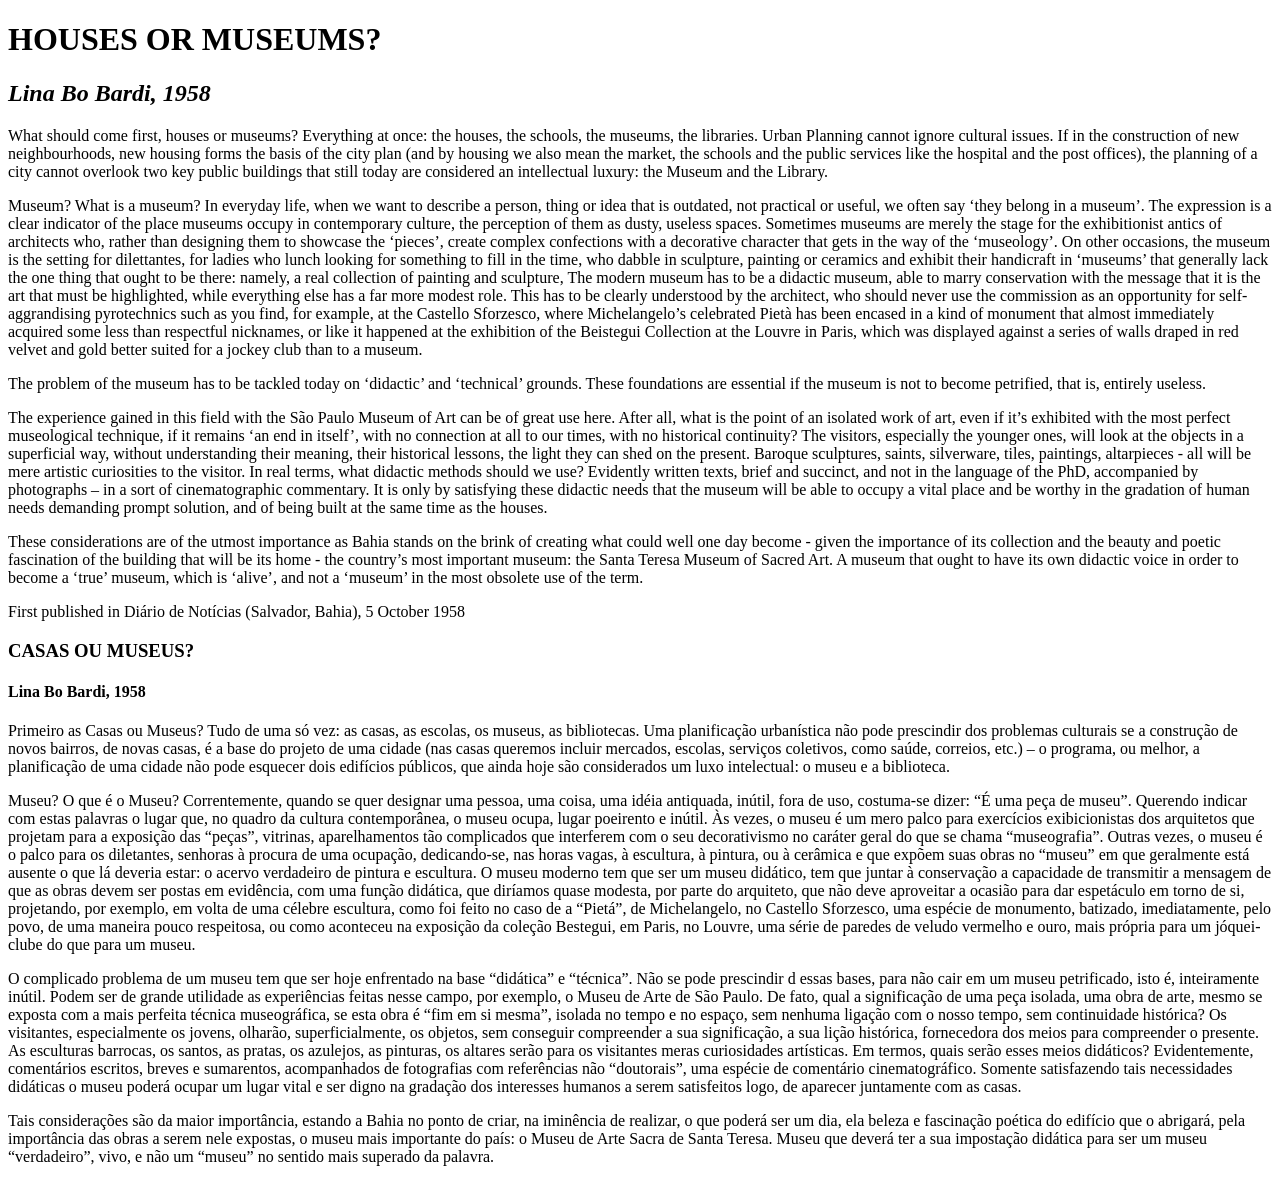
<file: Assignments/Assignment_01/index.html>
<!DOCTYPE html>
<html lang="en">
<head>
 <h1>HOUSES OR MUSEUMS?</h1>
 <h2><EM>Lina Bo Bardi, 1958</EM></h2>
</head>
<body>
    <P>What should come first, houses or museums? Everything at once: the houses, the schools, the
museums, the libraries. Urban Planning cannot ignore cultural issues. If in the construction of new
neighbourhoods, new housing forms the basis of the city plan (and by housing we also mean the market,
the schools and the public services like the hospital and the post offices), the planning of a city cannot
overlook two key public buildings that still today are considered an intellectual luxury: the Museum and
the Library.</P>
<P>Museum? What is a museum? In everyday life, when we want to describe a person, thing or idea that is
outdated, not practical or useful, we often say ‘they belong in a museum’. The expression is a clear
indicator of the place museums occupy in contemporary culture, the perception of them as dusty, useless
spaces. Sometimes museums are merely the stage for the exhibitionist antics of architects who, rather
than designing them to showcase the ‘pieces’, create complex confections with a decorative character
that gets in the way of the ‘museology’. On other occasions, the museum is the setting for dilettantes, for
ladies who lunch looking for something to fill in the time, who dabble in sculpture, painting or ceramics
and exhibit their handicraft in ‘museums’ that generally lack the one thing that ought to be there: namely,
a real collection of painting and sculpture, The modern museum has to be a didactic museum, able to
marry conservation with the message that it is the art that must be highlighted, while everything else has
a far more modest role. This has to be clearly understood by the architect, who should never use the
commission as an opportunity for self-aggrandising pyrotechnics such as you find, for example, at the
Castello Sforzesco, where Michelangelo’s celebrated Pietà has been encased in a kind of monument that
almost immediately acquired some less than respectful nicknames, or like it happened at the exhibition of
the Beistegui Collection at the Louvre in Paris, which was displayed against a series of walls draped in
red velvet and gold better suited for a jockey club than to a museum.</P>
<P>The problem of the museum has to be tackled today on ‘didactic’ and ‘technical’ grounds. These
foundations are essential if the museum is not to become petrified, that is, entirely useless.</P>
<P>The experience gained in this field with the São Paulo Museum of Art can be of great use here. After all,
what is the point of an isolated work of art, even if it’s exhibited with the most perfect museological
technique, if it remains ‘an end in itself’, with no connection at all to our times, with no historical
continuity? The visitors, especially the younger ones, will look at the objects in a superficial way, without
understanding their meaning, their historical lessons, the light they can shed on the present. Baroque
sculptures, saints, silverware, tiles, paintings, altarpieces - all will be mere artistic curiosities to the visitor.
In real terms, what didactic methods should we use? Evidently written texts, brief and succinct, and not in
the language of the PhD, accompanied by photographs – in a sort of cinematographic commentary. It is
only by satisfying these didactic needs that the museum will be able to occupy a vital place and be
worthy in the gradation of human needs demanding prompt solution, and of being built at the same time
as the houses.</P>
<p>These considerations are of the utmost importance as Bahia stands on the brink of creating what could
well one day become - given the importance of its collection and the beauty and poetic fascination of the
building that will be its home - the country’s most important museum: the Santa Teresa Museum of
Sacred Art. A museum that ought to have its own didactic voice in order to become a ‘true’ museum,
which is ‘alive’, and not a ‘museum’ in the most obsolete use of the term.</p>
<P>First published in Diário de Notícias (Salvador, Bahia), 5 October 1958</P>

</body>
<head>
    <h3><strong>CASAS OU MUSEUS?</strong> </H3>
<H4>Lina Bo Bardi, 1958</H4></head>
<BODY>
    <P>Primeiro as Casas ou Museus? Tudo de uma só vez: as casas, as escolas, os museus, as bibliotecas.
Uma planificação urbanística não pode prescindir dos problemas culturais se a construção de novos
bairros, de novas casas, é a base do projeto de uma cidade (nas casas queremos incluir mercados,
escolas, serviços coletivos, como saúde, correios, etc.) – o programa, ou melhor, a planificação de uma
cidade não pode esquecer dois edifícios públicos, que ainda hoje são considerados um luxo intelectual:
o museu e a biblioteca.</P>
<P>Museu? O que é o Museu? Correntemente, quando se quer designar uma pessoa, uma coisa, uma idéia
antiquada, inútil, fora de uso, costuma-se dizer: “É uma peça de museu”. Querendo indicar com estas
palavras o lugar que, no quadro da cultura contemporânea, o museu ocupa, lugar poeirento e inútil. Às
vezes, o museu é um mero palco para exercícios exibicionistas dos arquitetos que projetam para a
exposição das “peças”, vitrinas, aparelhamentos tão complicados que interferem com o seu
decorativismo no caráter geral do que se chama “museografia”. Outras vezes, o museu é o palco para
os diletantes, senhoras à procura de uma ocupação, dedicando-se, nas horas vagas, à escultura, à
pintura, ou à cerâmica e que expõem suas obras no “museu” em que geralmente está ausente o que lá
deveria estar: o acervo verdadeiro de pintura e escultura. O museu moderno tem que ser um museu
didático, tem que juntar à conservação a capacidade de transmitir a mensagem de que as obras devem
ser postas em evidência, com uma função didática, que diríamos quase modesta, por parte do arquiteto,
que não deve aproveitar a ocasião para dar espetáculo em torno de si, projetando, por exemplo, em
volta de uma célebre escultura, como foi feito no caso de a “Pietá”, de Michelangelo, no Castello
Sforzesco, uma espécie de monumento, batizado, imediatamente, pelo povo, de uma maneira pouco
respeitosa, ou como aconteceu na exposição da coleção Bestegui, em Paris, no Louvre, uma série de
paredes de veludo vermelho e ouro, mais própria para um jóquei-clube do que para um museu.</P>
<P>O complicado problema de um museu tem que ser hoje enfrentado na base “didática” e “técnica”. Não
se pode prescindir d
essas bases, para não cair em um museu petrificado, isto é, inteiramente inútil.
Podem ser de grande utilidade as experiências feitas nesse campo, por exemplo, o Museu de Arte de
São Paulo. De fato, qual a significação de uma peça isolada, uma obra de arte, mesmo se exposta com
a mais perfeita técnica museográfica, se esta obra é “fim em si mesma”, isolada no tempo e no espaço,
sem nenhuma ligação com o nosso tempo, sem continuidade histórica? Os visitantes, especialmente os
jovens, olharão, superficialmente, os objetos, sem conseguir compreender a sua significação, a sua lição
histórica, fornecedora dos meios para compreender o presente. As esculturas barrocas, os santos, as
pratas, os azulejos, as pinturas, os altares serão para os visitantes meras curiosidades artísticas. Em
termos, quais serão esses meios didáticos? Evidentemente, comentários escritos, breves e sumarentos,
acompanhados de fotografias com referências não “doutorais”, uma espécie de comentário
cinematográfico. Somente satisfazendo tais necessidades didáticas o museu poderá ocupar um lugar
vital e ser digno na gradação dos interesses humanos a serem satisfeitos logo, de aparecer juntamente
com as casas.</P>
<P>Tais considerações são da maior importância, estando a Bahia no ponto de criar, na iminência de
realizar, o que poderá ser um dia, ela beleza e fascinação poética do edifício que o abrigará, pela
importância das obras a serem nele expostas, o museu mais importante do país: o Museu de Arte Sacra
de Santa Teresa. Museu que deverá ter a sua impostação didática para ser um museu “verdadeiro”,
vivo, e não um “museu” no sentido mais superado da palavra.</P>
</BODY>
</html>
</file>
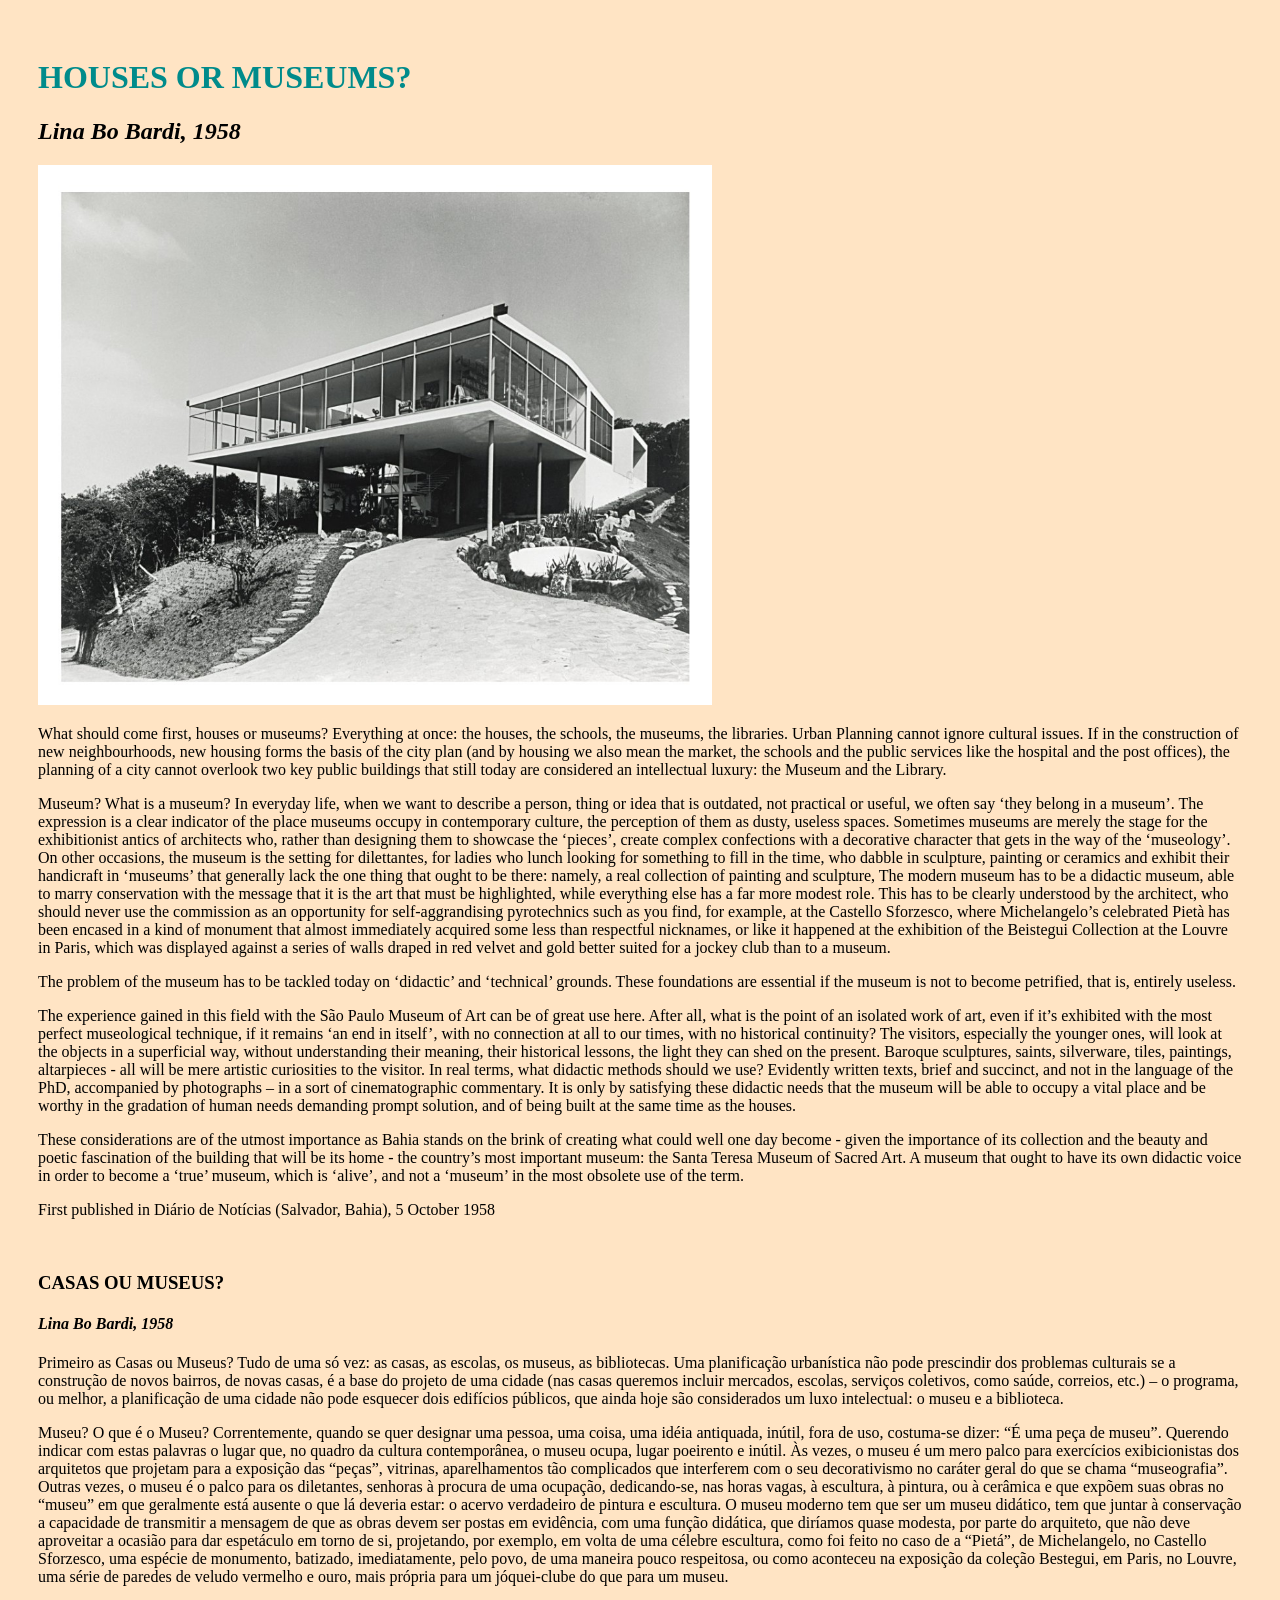
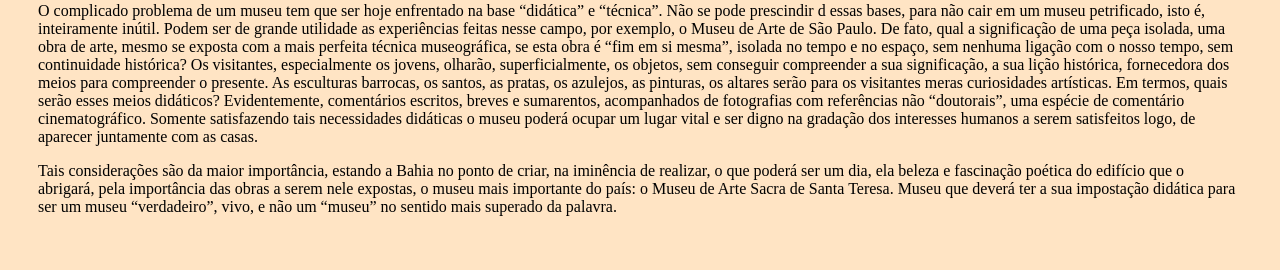
<file: Assignments/Assignment_02/index.html>
<!DOCTYPE html>
<html lang="en">
<head>
 <h1 style="color: darkcyan; font-family: Cambria, Cochin, Georgia, Times, 'Times New Roman', serif;">HOUSES OR MUSEUMS?</h1>
 <h2><EM>Lina Bo Bardi, 1958</EM></h2>
</head>
<body style="padding: 30px; background-color: bisque; " >
    <img src="museum.jpg" style="height: 500px; width: inherit ;border: 20px solid white;" >
    <P>What should come first, houses or museums? Everything at once: the houses, the schools, the
museums, the libraries. Urban Planning cannot ignore cultural issues. If in the construction of new
neighbourhoods, new housing forms the basis of the city plan (and by housing we also mean the market,
the schools and the public services like the hospital and the post offices), the planning of a city cannot
overlook two key public buildings that still today are considered an intellectual luxury: the Museum and
the Library.</P>
<P>Museum? What is a museum? In everyday life, when we want to describe a person, thing or idea that is
outdated, not practical or useful, we often say ‘they belong in a museum’. The expression is a clear
indicator of the place museums occupy in contemporary culture, the perception of them as dusty, useless
spaces. Sometimes museums are merely the stage for the exhibitionist antics of architects who, rather
than designing them to showcase the ‘pieces’, create complex confections with a decorative character
that gets in the way of the ‘museology’. On other occasions, the museum is the setting for dilettantes, for
ladies who lunch looking for something to fill in the time, who dabble in sculpture, painting or ceramics
and exhibit their handicraft in ‘museums’ that generally lack the one thing that ought to be there: namely,
a real collection of painting and sculpture, The modern museum has to be a didactic museum, able to
marry conservation with the message that it is the art that must be highlighted, while everything else has
a far more modest role. This has to be clearly understood by the architect, who should never use the
commission as an opportunity for self-aggrandising pyrotechnics such as you find, for example, at the
Castello Sforzesco, where Michelangelo’s celebrated Pietà has been encased in a kind of monument that
almost immediately acquired some less than respectful nicknames, or like it happened at the exhibition of
the Beistegui Collection at the Louvre in Paris, which was displayed against a series of walls draped in
red velvet and gold better suited for a jockey club than to a museum.</P>
<P>The problem of the museum has to be tackled today on ‘didactic’ and ‘technical’ grounds. These
foundations are essential if the museum is not to become petrified, that is, entirely useless.</P>
<P>The experience gained in this field with the São Paulo Museum of Art can be of great use here. After all,
what is the point of an isolated work of art, even if it’s exhibited with the most perfect museological
technique, if it remains ‘an end in itself’, with no connection at all to our times, with no historical
continuity? The visitors, especially the younger ones, will look at the objects in a superficial way, without
understanding their meaning, their historical lessons, the light they can shed on the present. Baroque
sculptures, saints, silverware, tiles, paintings, altarpieces - all will be mere artistic curiosities to the visitor.
In real terms, what didactic methods should we use? Evidently written texts, brief and succinct, and not in
the language of the PhD, accompanied by photographs – in a sort of cinematographic commentary. It is
only by satisfying these didactic needs that the museum will be able to occupy a vital place and be
worthy in the gradation of human needs demanding prompt solution, and of being built at the same time
as the houses.</P>
<p>These considerations are of the utmost importance as Bahia stands on the brink of creating what could
well one day become - given the importance of its collection and the beauty and poetic fascination of the
building that will be its home - the country’s most important museum: the Santa Teresa Museum of
Sacred Art. A museum that ought to have its own didactic voice in order to become a ‘true’ museum,
which is ‘alive’, and not a ‘museum’ in the most obsolete use of the term.</p>
<P>First published in Diário de Notícias (Salvador, Bahia), 5 October 1958</P>


    <br><h3><strong>CASAS OU MUSEUS?</strong> </H3>
<H4 style="font-style: italic;">Lina Bo Bardi, 1958</H4>

    <P>Primeiro as Casas ou Museus? Tudo de uma só vez: as casas, as escolas, os museus, as bibliotecas.
Uma planificação urbanística não pode prescindir dos problemas culturais se a construção de novos
bairros, de novas casas, é a base do projeto de uma cidade (nas casas queremos incluir mercados,
escolas, serviços coletivos, como saúde, correios, etc.) – o programa, ou melhor, a planificação de uma
cidade não pode esquecer dois edifícios públicos, que ainda hoje são considerados um luxo intelectual:
o museu e a biblioteca.</P>
<P>Museu? O que é o Museu? Correntemente, quando se quer designar uma pessoa, uma coisa, uma idéia
antiquada, inútil, fora de uso, costuma-se dizer: “É uma peça de museu”. Querendo indicar com estas
palavras o lugar que, no quadro da cultura contemporânea, o museu ocupa, lugar poeirento e inútil. Às
vezes, o museu é um mero palco para exercícios exibicionistas dos arquitetos que projetam para a
exposição das “peças”, vitrinas, aparelhamentos tão complicados que interferem com o seu
decorativismo no caráter geral do que se chama “museografia”. Outras vezes, o museu é o palco para
os diletantes, senhoras à procura de uma ocupação, dedicando-se, nas horas vagas, à escultura, à
pintura, ou à cerâmica e que expõem suas obras no “museu” em que geralmente está ausente o que lá
deveria estar: o acervo verdadeiro de pintura e escultura. O museu moderno tem que ser um museu
didático, tem que juntar à conservação a capacidade de transmitir a mensagem de que as obras devem
ser postas em evidência, com uma função didática, que diríamos quase modesta, por parte do arquiteto,
que não deve aproveitar a ocasião para dar espetáculo em torno de si, projetando, por exemplo, em
volta de uma célebre escultura, como foi feito no caso de a “Pietá”, de Michelangelo, no Castello
Sforzesco, uma espécie de monumento, batizado, imediatamente, pelo povo, de uma maneira pouco
respeitosa, ou como aconteceu na exposição da coleção Bestegui, em Paris, no Louvre, uma série de
paredes de veludo vermelho e ouro, mais própria para um jóquei-clube do que para um museu.</P>
<P>O complicado problema de um museu tem que ser hoje enfrentado na base “didática” e “técnica”. Não
se pode prescindir d
essas bases, para não cair em um museu petrificado, isto é, inteiramente inútil.
Podem ser de grande utilidade as experiências feitas nesse campo, por exemplo, o Museu de Arte de
São Paulo. De fato, qual a significação de uma peça isolada, uma obra de arte, mesmo se exposta com
a mais perfeita técnica museográfica, se esta obra é “fim em si mesma”, isolada no tempo e no espaço,
sem nenhuma ligação com o nosso tempo, sem continuidade histórica? Os visitantes, especialmente os
jovens, olharão, superficialmente, os objetos, sem conseguir compreender a sua significação, a sua lição
histórica, fornecedora dos meios para compreender o presente. As esculturas barrocas, os santos, as
pratas, os azulejos, as pinturas, os altares serão para os visitantes meras curiosidades artísticas. Em
termos, quais serão esses meios didáticos? Evidentemente, comentários escritos, breves e sumarentos,
acompanhados de fotografias com referências não “doutorais”, uma espécie de comentário
cinematográfico. Somente satisfazendo tais necessidades didáticas o museu poderá ocupar um lugar
vital e ser digno na gradação dos interesses humanos a serem satisfeitos logo, de aparecer juntamente
com as casas.</P>
<P>Tais considerações são da maior importância, estando a Bahia no ponto de criar, na iminência de
realizar, o que poderá ser um dia, ela beleza e fascinação poética do edifício que o abrigará, pela
importância das obras a serem nele expostas, o museu mais importante do país: o Museu de Arte Sacra
de Santa Teresa. Museu que deverá ter a sua impostação didática para ser um museu “verdadeiro”,
vivo, e não um “museu” no sentido mais superado da palavra.</P>
</BODY>
</html>
</file>
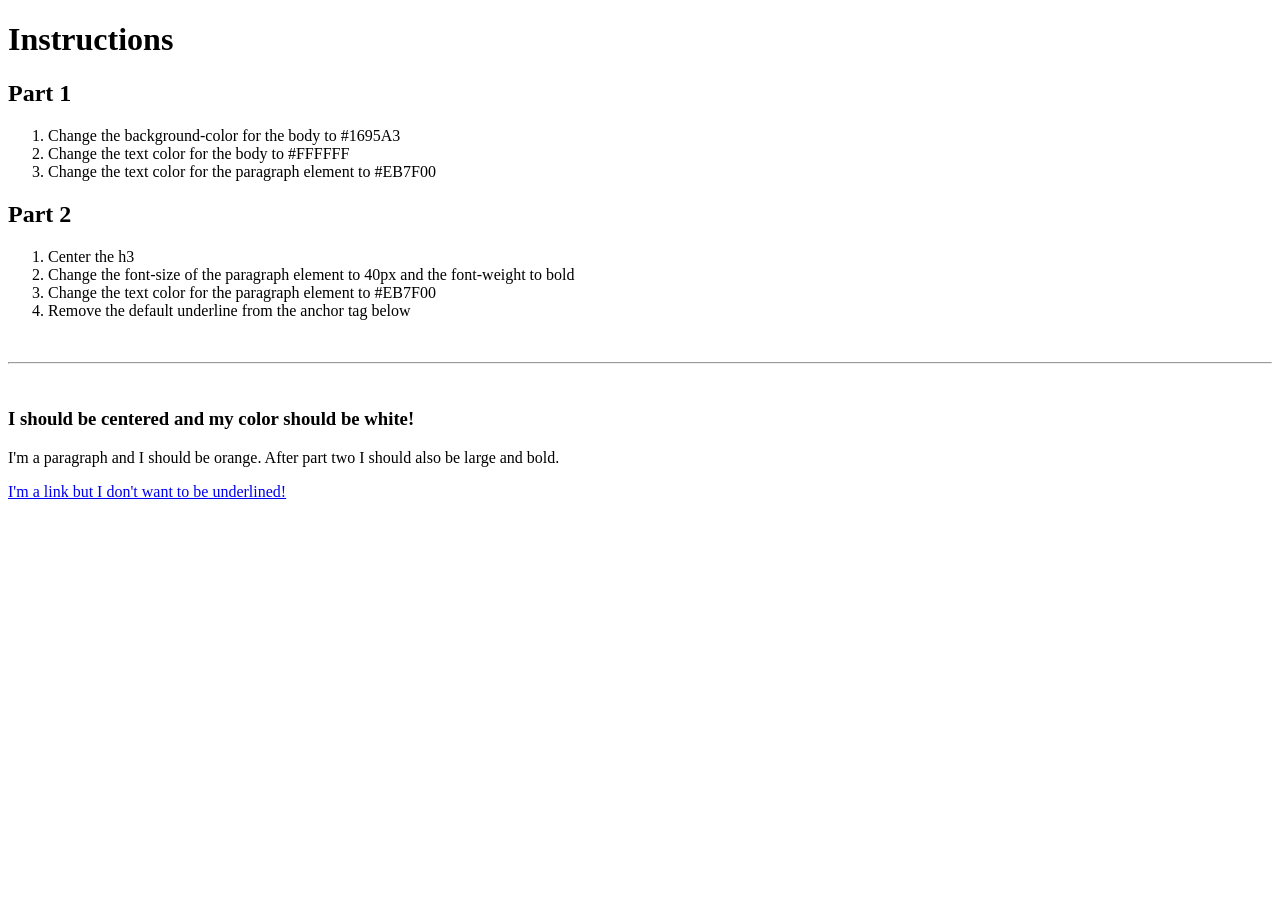
<file: Exercisces/WEEK 3/starter_code_week_03 (1)/starter_code_week_03/css_practice/index.html>
<!DOCTYPE html>
<html lang="en">
<head>
	<meta charset="UTF-8">
	<title>CSS Practice</title>
	<!-- Add link to stylesheet here -->
</head>
<body>
	<h1>Instructions</h1>

	<h2>Part 1</h2>
	<ol>
		<li>Change the background-color for the body to #1695A3</li>
		<li>Change the text color for the body to #FFFFFF</li>
		<li>Change the text color for the paragraph element to #EB7F00</li>
	</ol>

	<h2>Part 2</h2>
	<ol>
		<li>Center the h3</li>
		<li>Change the font-size of the paragraph element to 40px and the font-weight to bold</li>
		<li>Change the text color for the paragraph element to #EB7F00</li>
		<li>Remove the default underline from the anchor tag below</li>
	</ol>

	<br>
	<hr>
	<br>

	<h3>I should be centered and my color should be white!</h3>
	<p>I'm a paragraph and I should be orange. After part two I should also be large and bold.</p>
	<a href="http://www.google.com">I'm a link but I don't want to be underlined!</a>
</body>
</html>
</file>
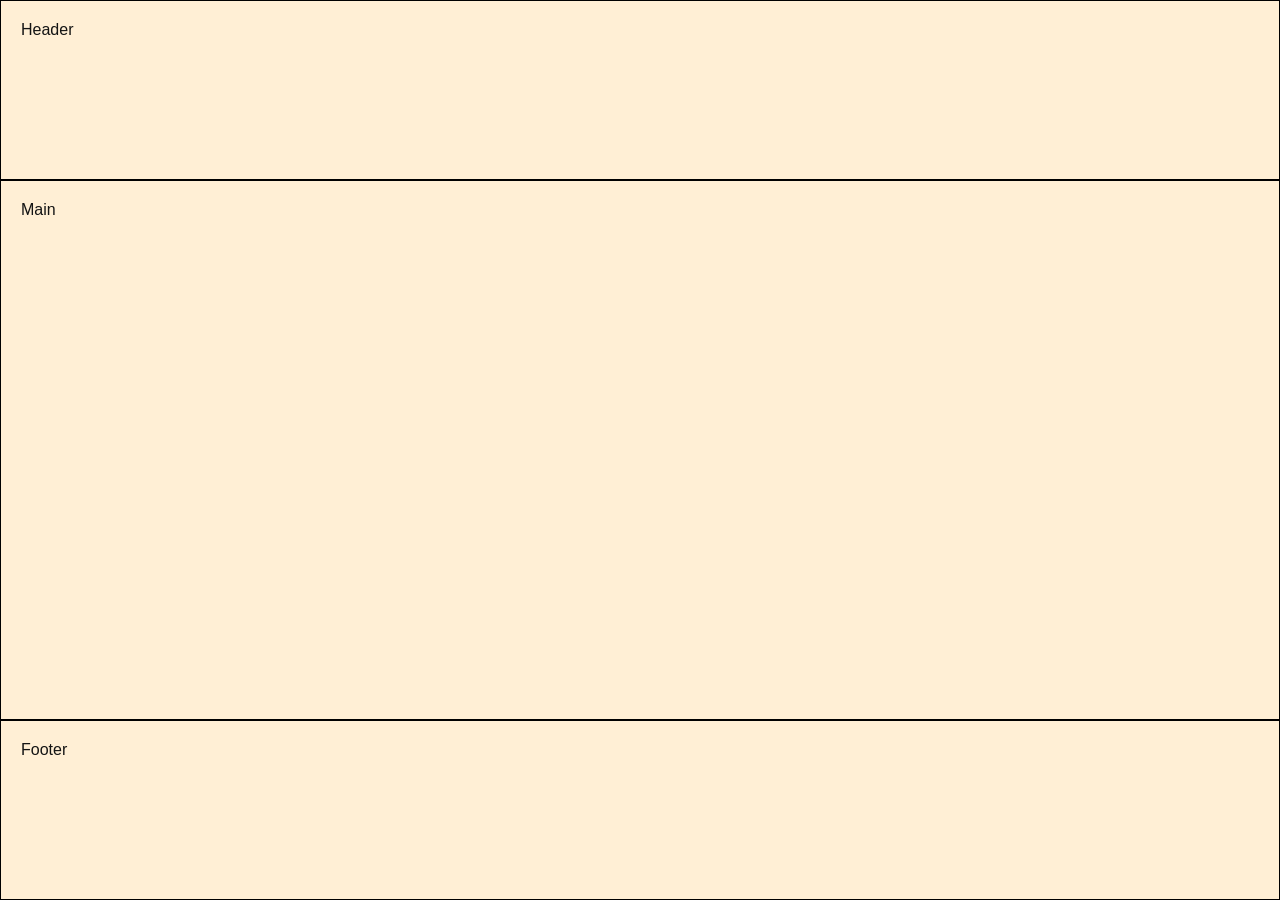
<file: Exercisces/WEEK 3/starter_code_week_03 (1)/starter_code_week_03/full_height_webpage/index.html>
<!DOCTYPE html>
<html lang="en">
<head>
    <meta charset="UTF-8">
    <title>Full Height Webpage</title>
    <link rel="stylesheet" href="style.css">
</head>
<body>
  <div class="container">
    <header>Header</header>
    <main>Main</main>
    <footer>Footer</footer>
  </div>    
</body>
</html>
</file>
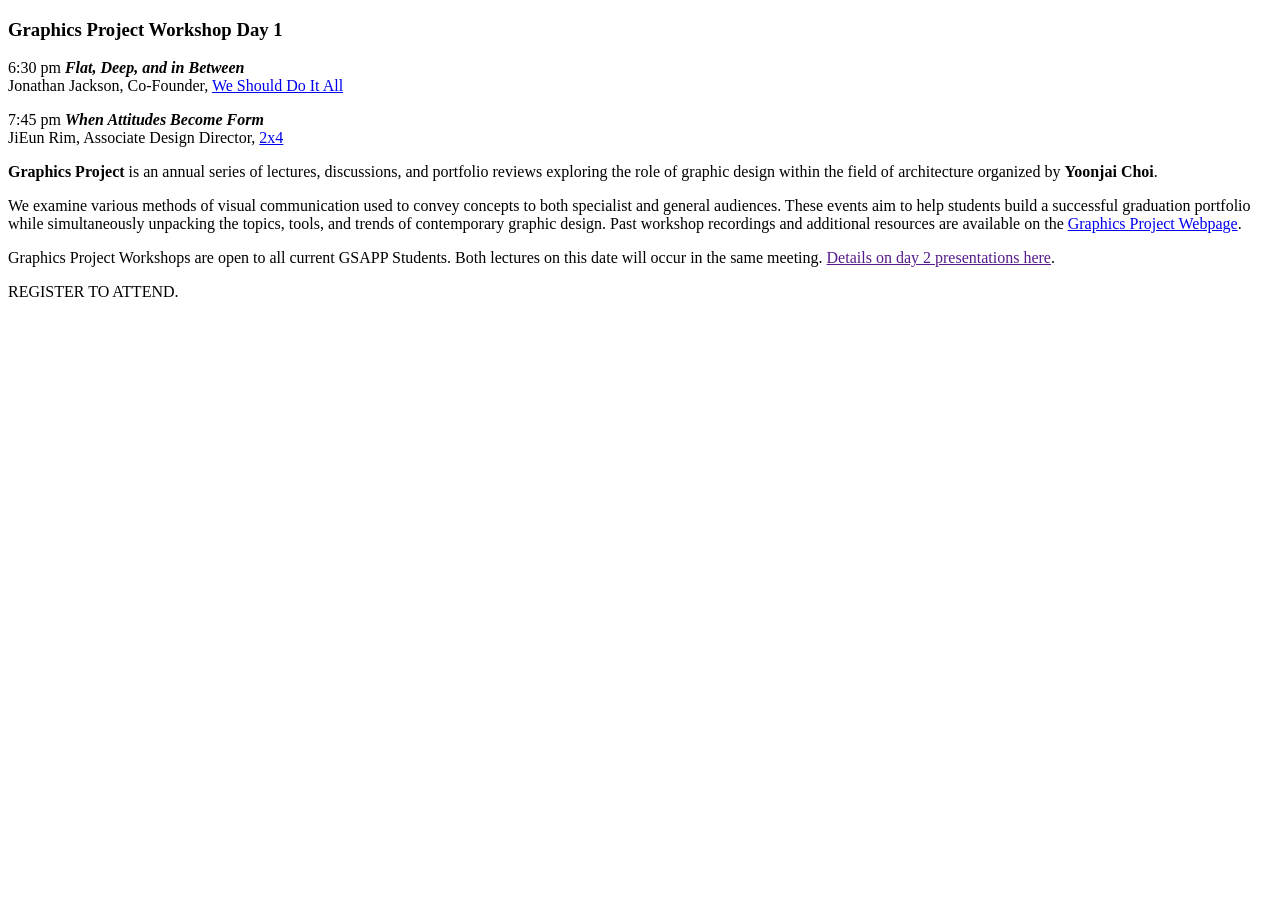
<file: Exercisces/WEEK 3/starter_code_week_03 (1)/starter_code_week_03/gsapp_event_with_styles/index.html>
<!DOCTYPE html>
<html lang="en">
<head>
    <meta charset="UTF-8">
    <meta name="viewport" content="width=device-width, initial-scale=1.0">
    <title>GSAPP Event</title>
</head>
<body>
    <h3>Graphics Project Workshop Day 1</h3>

    <p>6:30 pm <strong><em>Flat, Deep, and in Between</em></strong> <br>Jonathan Jackson, Co-Founder, <a href="https://wsdia.com/">We Should Do It All</a></p>

    <p>7:45 pm <strong><em>When Attitudes Become Form</em></strong> <br>JiEun Rim, Associate Design Director, <a href="https://2x4.org/">2x4</a></p>

    <p><strong>Graphics Project</strong> is an annual series of lectures, discussions, and portfolio reviews exploring the role of graphic design within the field of architecture organized by <strong>Yoonjai Choi</strong>.</p>
    
    <p>We examine various methods of visual communication used to convey concepts to both specialist and general audiences. These events aim to help students build a successful graduation portfolio while simultaneously unpacking the topics, tools, and trends of contemporary graphic design. Past workshop recordings and additional resources are available on the <a href="https://www.arch.columbia.edu/graphics-project">Graphics Project Webpage</a>.</p>

    <p>Graphics Project Workshops are open to all current GSAPP Students. Both lectures on this date will occur in the same meeting. <a href="">Details on day 2 presentations here</a>.</p>

    <p>REGISTER TO ATTEND.</p>
</body>
</html>
</file>
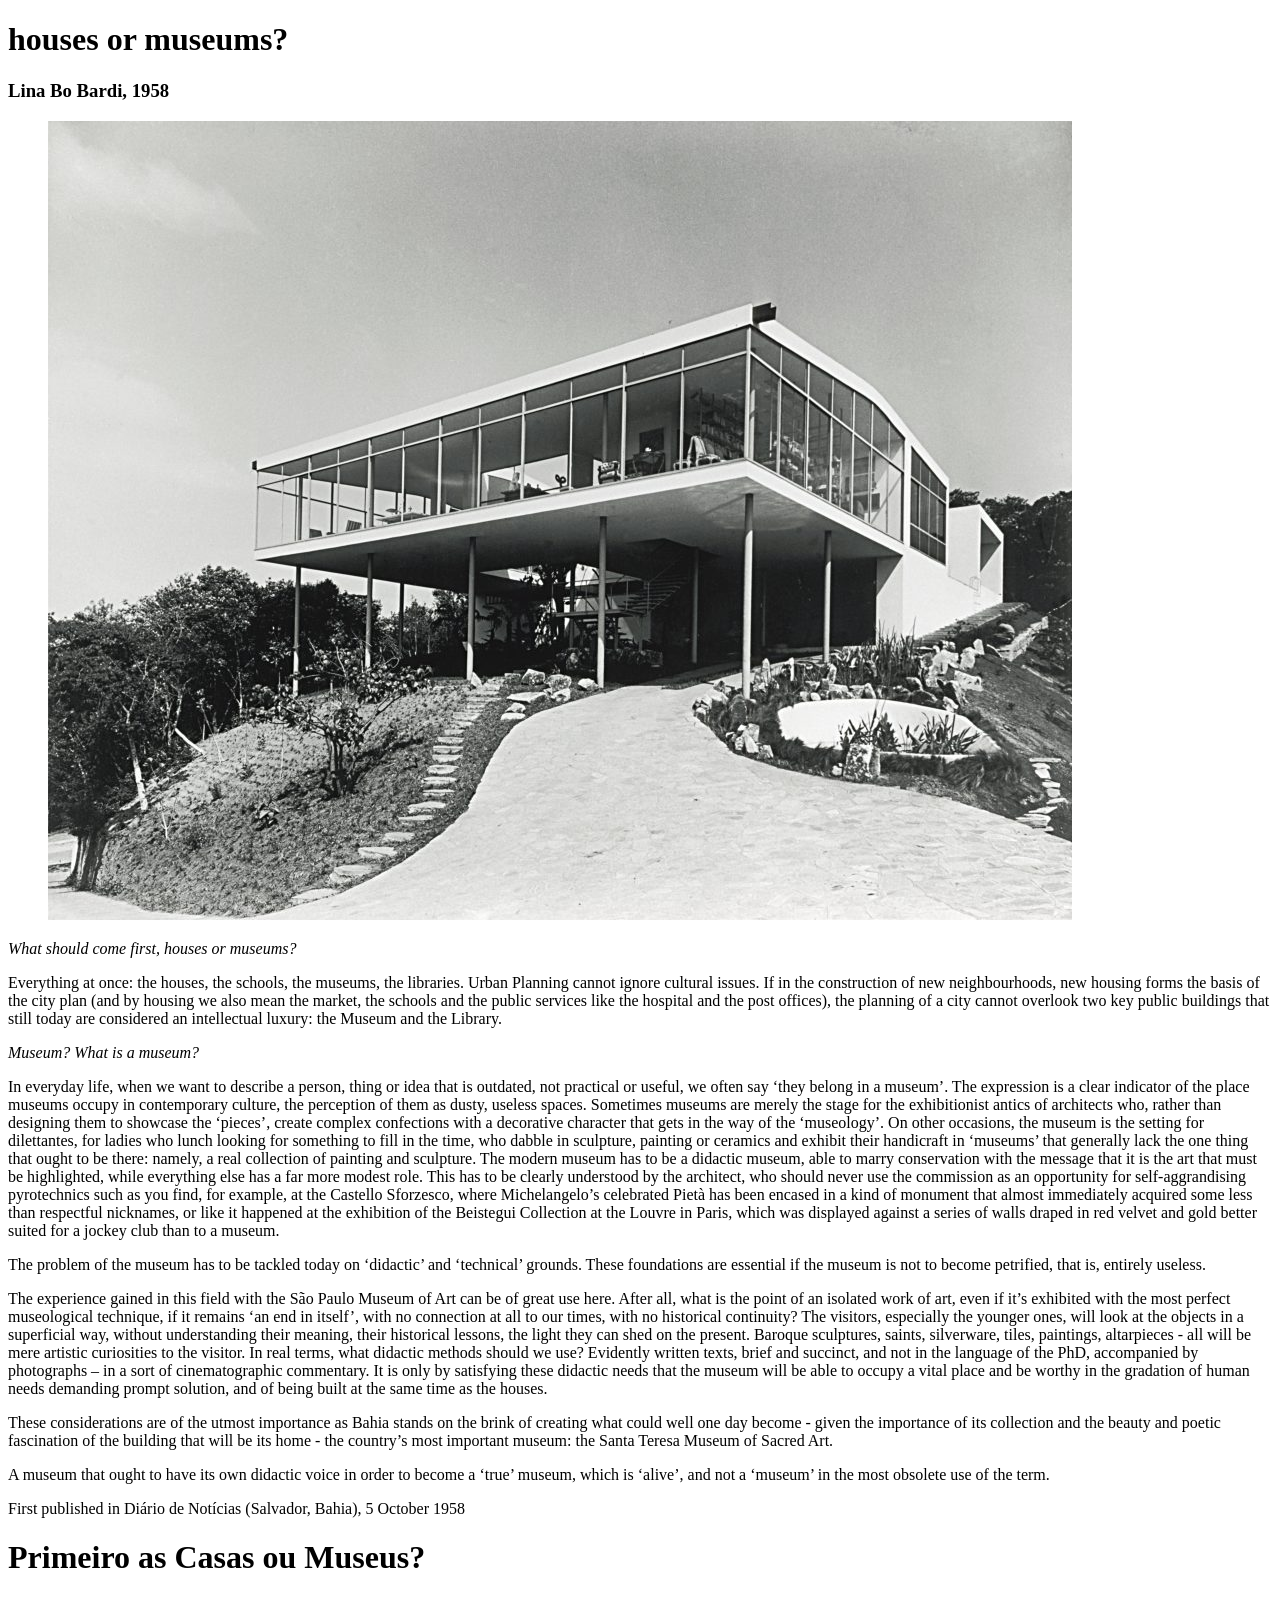
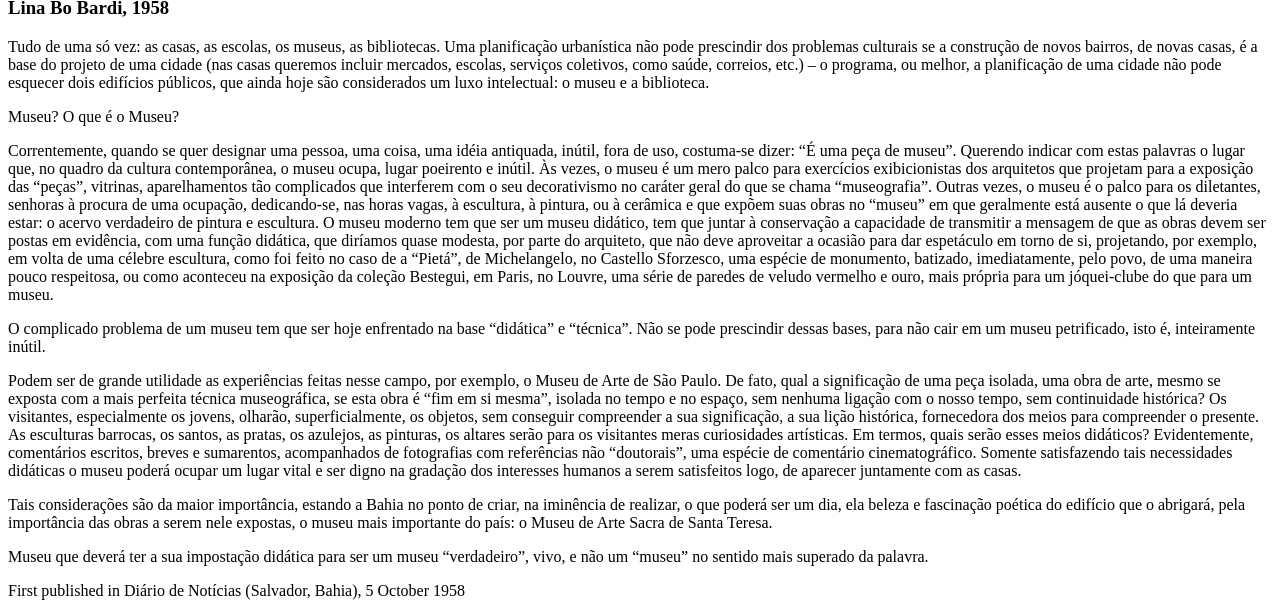
<file: Exercisces/WEEK 3/starter_code_week_03 (1)/starter_code_week_03/houses_or_mumseum_with_styles/index.html>
<!DOCTYPE html>
<html lang="en">
<head>
    <meta charset="UTF-8">
    <title>Exercise 01 | Houses or Museums?</title>
</head>
<body>
    <div>
        <h1>houses or museums?</h1>
        <h3>Lina Bo Bardi, 1958</h3>

        <figure>
            <img src="./img/Lina-Bo-Bardi-Glass-House-Casa-de-Vidro-1024x799.jpg" alt="">
        </figure>

        <p><em>What should come first, houses or museums? </em></p>
        <p>Everything at once: the houses, the schools, the museums, the libraries. Urban Planning cannot ignore cultural issues. If in the construction of new neighbourhoods, new housing forms the basis of the city plan (and by housing we also mean the market, the schools and the public services like the hospital and the post offices), the planning of a city cannot overlook two key public buildings that still today are considered an intellectual luxury: the Museum and the Library.</p>

        <p><em>Museum? What is a museum?</em></p>

        <p>In everyday life, when we want to describe a person, thing or idea that is outdated, not practical or useful, we often say ‘they belong in a museum’. The expression is a clear indicator of the place museums occupy in contemporary culture, the perception of them as dusty, useless spaces. Sometimes museums are merely the stage for the exhibitionist antics of architects who, rather than designing them to showcase the ‘pieces’, create complex confections with a decorative character that gets in the way of the ‘museology’. On other occasions, the museum is the setting for dilettantes, for ladies who lunch looking for something to fill in the time, who dabble in sculpture, painting or ceramics and exhibit their handicraft in ‘museums’ that generally lack the one thing that ought to be there: namely, a real collection of painting and sculpture. The modern museum has to be a didactic museum, able to marry conservation with the message that it is the art that must be highlighted, while everything else has a far more modest role. This has to be clearly understood by the architect, who should never use the commission as an opportunity for self-aggrandising pyrotechnics such as you find, for example, at the Castello Sforzesco, where Michelangelo’s celebrated Pietà has been encased in a kind of monument that almost immediately acquired some less than respectful nicknames, or like it happened at the exhibition of the Beistegui Collection at the Louvre in Paris, which was displayed against a series of walls draped in red velvet and gold better suited for a jockey club than to a museum.</p>

        <p>The problem of the museum has to be tackled today on ‘didactic’ and ‘technical’ grounds. These foundations are essential if the museum is not to become petrified, that is, entirely useless.</p>

        <p>The experience gained in this field with the São Paulo Museum of Art can be of great use here. After all, what is the point of an isolated work of art, even if it’s exhibited with the most perfect museological technique, if it remains ‘an end in itself’, with no connection at all to our times, with no historical continuity? The visitors, especially the younger ones, will look at the objects in a superficial way, without understanding their meaning, their historical lessons, the light they can shed on the present. Baroque sculptures, saints, silverware, tiles, paintings, altarpieces - all will be mere artistic curiosities to the visitor. In real terms, what didactic methods should we use? Evidently written texts, brief and succinct, and not in the language of the PhD, accompanied by photographs – in a sort of cinematographic commentary. It is only by satisfying these didactic needs that the museum will be able to occupy a vital place and be worthy in the gradation of human needs demanding prompt solution, and of being built at the same time as the houses.</p>

        <p>These considerations are of the utmost importance as Bahia stands on the brink of creating what could well one day become - given the importance of its collection and the beauty and poetic fascination of the building that will be its home - the country’s most important museum: the Santa Teresa Museum of Sacred Art.</p>

        <p>A museum that ought to have its own didactic voice in order to become a ‘true’ museum, which is ‘alive’, and not a ‘museum’ in the most obsolete use of the term.</p>
      
        <p>First published in Diário de Notícias (Salvador, Bahia), 5 October 1958</p>
    </div>
    <div>
        <h1>Primeiro as Casas ou Museus?</h1>
        <h3>Lina Bo Bardi, 1958</h3>

        <p>Tudo de uma só vez: as casas, as escolas, os museus, as bibliotecas. Uma planificação urbanística não pode prescindir dos problemas culturais se a construção de novos bairros, de novas casas, é a base do projeto de uma cidade (nas casas queremos incluir mercados, escolas, serviços coletivos, como saúde, correios, etc.) – o programa, ou melhor, a planificação de uma cidade não pode esquecer dois edifícios públicos, que ainda hoje são considerados um luxo intelectual: o museu e a biblioteca.</p>

        <p>Museu? O que é o Museu? </p>

        <p>Correntemente, quando se quer designar uma pessoa, uma coisa, uma idéia antiquada, inútil, fora de uso, costuma-se dizer: “É uma peça de museu”. Querendo indicar com estas palavras o lugar que, no quadro da cultura contemporânea, o museu ocupa, lugar poeirento e inútil. Às vezes, o museu é um mero palco para exercícios exibicionistas dos arquitetos que projetam para a exposição das “peças”, vitrinas, aparelhamentos tão complicados que interferem com o seu decorativismo no caráter geral do que se chama “museografia”. Outras vezes, o museu é o palco para os diletantes, senhoras à procura de uma ocupação, dedicando-se, nas horas vagas, à escultura, à pintura, ou à cerâmica e que expõem suas obras no “museu” em que geralmente está ausente o que lá deveria estar: o acervo verdadeiro de pintura e escultura. O museu moderno tem que ser um museu didático, tem que juntar à conservação a capacidade de transmitir a mensagem de que as obras devem ser postas em evidência, com uma função didática, que diríamos quase modesta, por parte do arquiteto, que não deve aproveitar a ocasião para dar espetáculo em torno de si, projetando, por exemplo, em volta de uma célebre escultura, como foi feito no caso de a “Pietá”, de Michelangelo, no Castello Sforzesco, uma espécie de monumento, batizado, imediatamente, pelo povo, de uma maneira pouco respeitosa, ou como aconteceu na exposição da coleção Bestegui, em Paris, no Louvre, uma série de paredes de veludo vermelho e ouro, mais própria para um jóquei-clube do que para um museu.</p>

        <p>O complicado problema de um museu tem que ser hoje enfrentado na base “didática” e “técnica”. Não se pode prescindir dessas bases, para não cair em um museu petrificado, isto é, inteiramente inútil.</p>

        <p>Podem ser de grande utilidade as experiências feitas nesse campo, por exemplo, o Museu de Arte de São Paulo. De fato, qual a significação de uma peça isolada, uma obra de arte, mesmo se exposta com a mais perfeita técnica museográfica, se esta obra é “fim em si mesma”, isolada no tempo e no espaço, sem nenhuma ligação com o nosso tempo, sem continuidade histórica? Os visitantes, especialmente os jovens, olharão, superficialmente, os objetos, sem conseguir compreender a sua significação, a sua lição histórica, fornecedora dos meios para compreender o presente. As esculturas barrocas, os santos, as pratas, os azulejos, as pinturas, os altares serão para os visitantes meras curiosidades artísticas. Em termos, quais serão esses meios didáticos? Evidentemente, comentários escritos, breves e sumarentos, acompanhados de fotografias com referências não “doutorais”, uma espécie de comentário cinematográfico. Somente satisfazendo tais necessidades didáticas o museu poderá ocupar um lugar vital e ser digno na gradação dos interesses humanos a serem satisfeitos logo, de aparecer juntamente com as casas.</p>

        <p>Tais considerações são da maior importância, estando a Bahia no ponto de criar, na iminência de realizar, o que poderá ser um dia, ela beleza e fascinação poética do edifício que o abrigará, pela importância das obras a serem nele expostas, o museu mais importante do país: o Museu de Arte Sacra de Santa Teresa.</p>

        <p>Museu que deverá ter a sua impostação didática para ser um museu “verdadeiro”, vivo, e não um “museu” no sentido mais superado da palavra.</p>
    
        <p>First published in Diário de Notícias (Salvador, Bahia), 5 October 1958</p>
    </div>
    
</body>
</html>
</file>
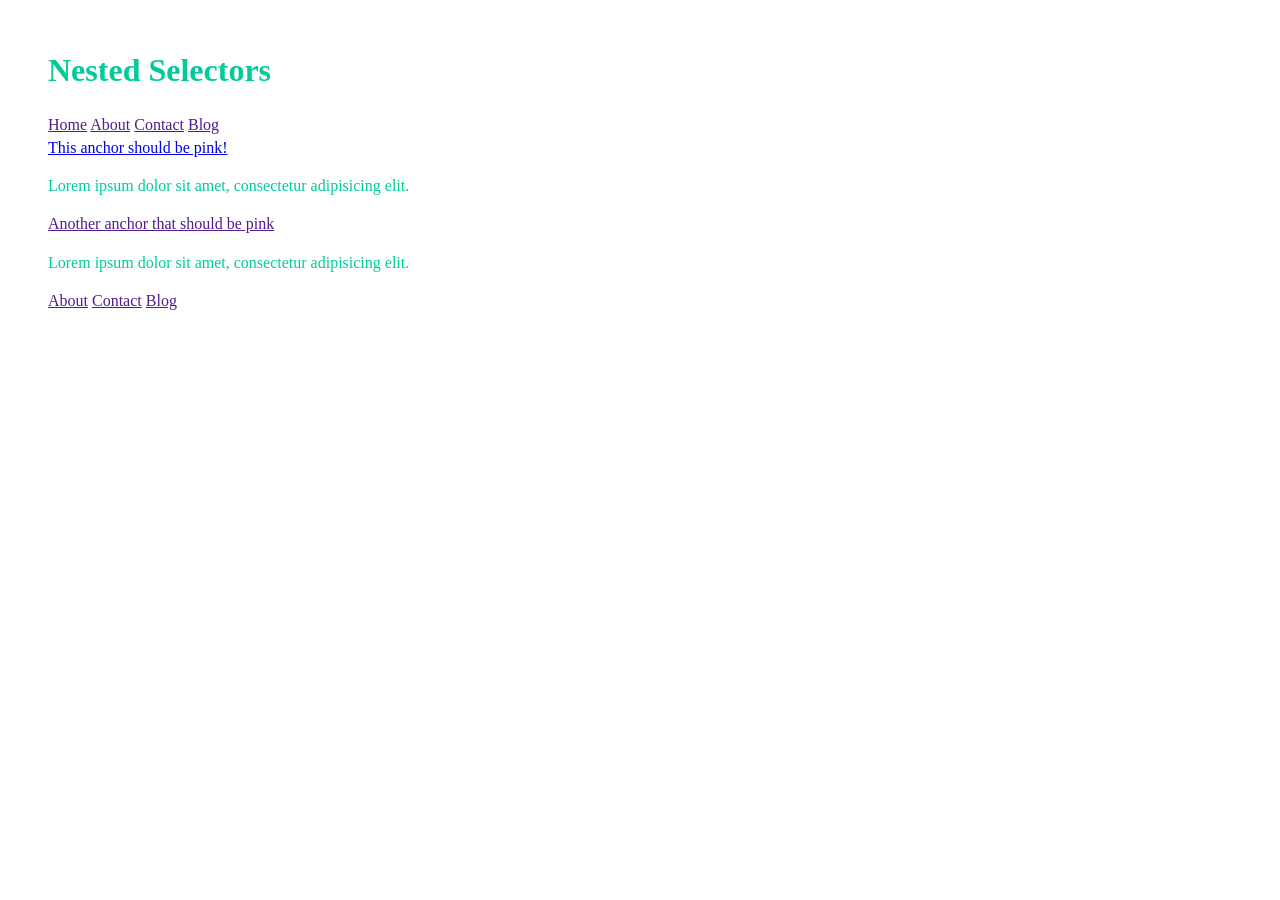
<file: Exercisces/WEEK 3/starter_code_week_03 (1)/starter_code_week_03/nested_selectors/index.html>
<!DOCTYPE html>
<html>
	<head>
		<meta charset="utf-8">
		<title>Nested Selectors</title>

		<link rel="stylesheet" href="css/style.css">

	</head>
	<body>

		<header>
			<h1>Nested Selectors</h1>
			<nav>
				<a href="">Home</a>
				<a href="">About</a>
				<a href="">Contact</a>
				<a href="">Blog</a>
			</nav>
		</header>
		

		<a href="#">This anchor should be pink!</a>
		<p>Lorem ipsum dolor sit amet, consectetur adipisicing elit.</p>


		<a href="">Another anchor that should be pink</a>

		<p>Lorem ipsum dolor sit amet, consectetur adipisicing elit.</p>

		<footer>
			<nav>
				<a href="">About</a>
				<a href="">Contact</a>
				<a href="">Blog</a>
			</nav>
		</footer>


	</body>
</html>
</file>
<file: Exercisces/WEEK 3/starter_code_week_03 (1)/starter_code_week_03/full_height_webpage/style.css>
* {
    margin: 0;
    padding: 0;
    box-sizing: border-box;
  }
  
  html,
  body {
    height: 100%;
  }
  
  body {
    font-family: "Roboto", sans-serif;
    min-height: 100vh;
    background-color: papayawhip;
  }
  
  main, header, footer {
    padding: 20px;
    border: 1px solid #000000;
    color: #141414;
  }
  
  header,
  footer {
    height: 20vh;
  }
  
  main {
    height: 60vh;
  }
</file>
<file: Exercisces/WEEK 3/starter_code_week_03 (1)/starter_code_week_03/nested_selectors/css/style.css>
body {
  font-family: Georgia, serif;
  line-height: 1.4;
  margin: 3em;
	color: #00CC99;
}



/* Step 1: First make all the anchors on the page #FFA7C0 */


/* Step 2: Then make the anchors within the header nav #D16121 */


/* Step 3: Lastly, make the anchors in the footer nav #FFE540 */
</file>
